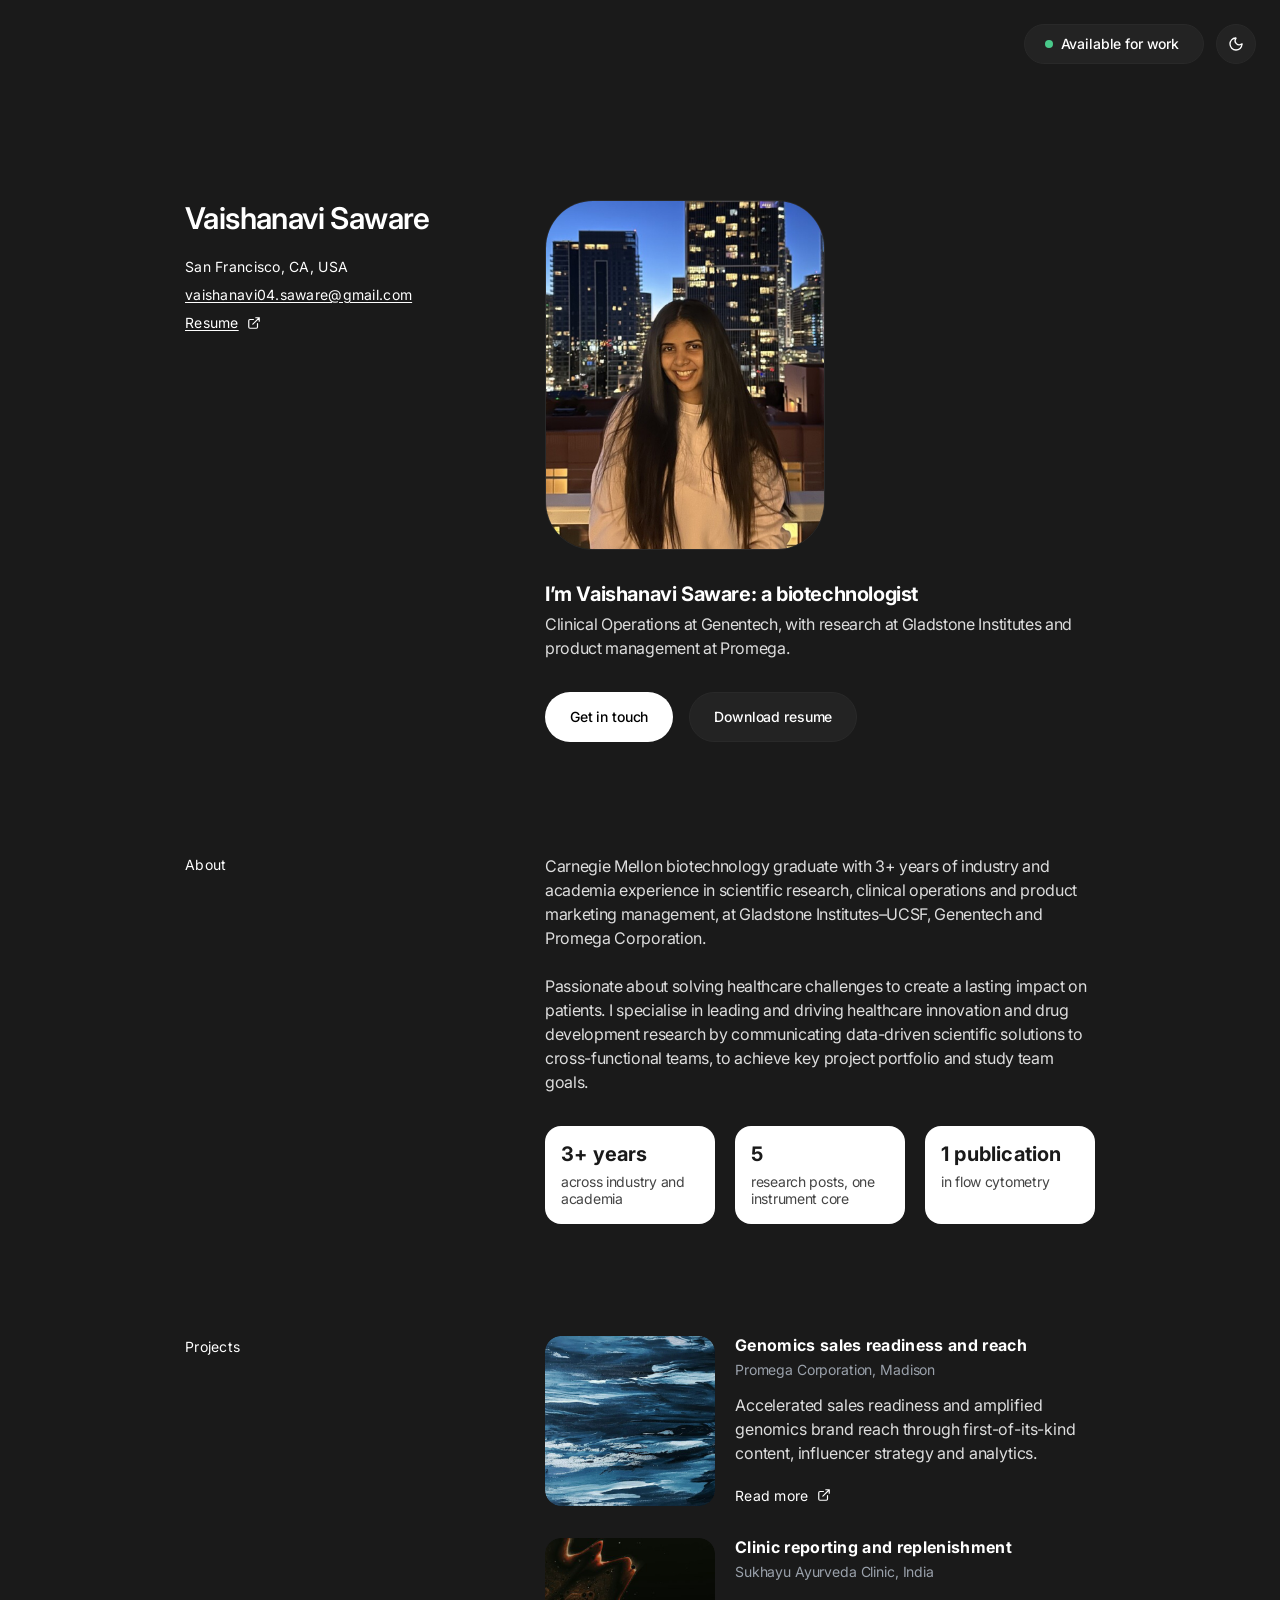
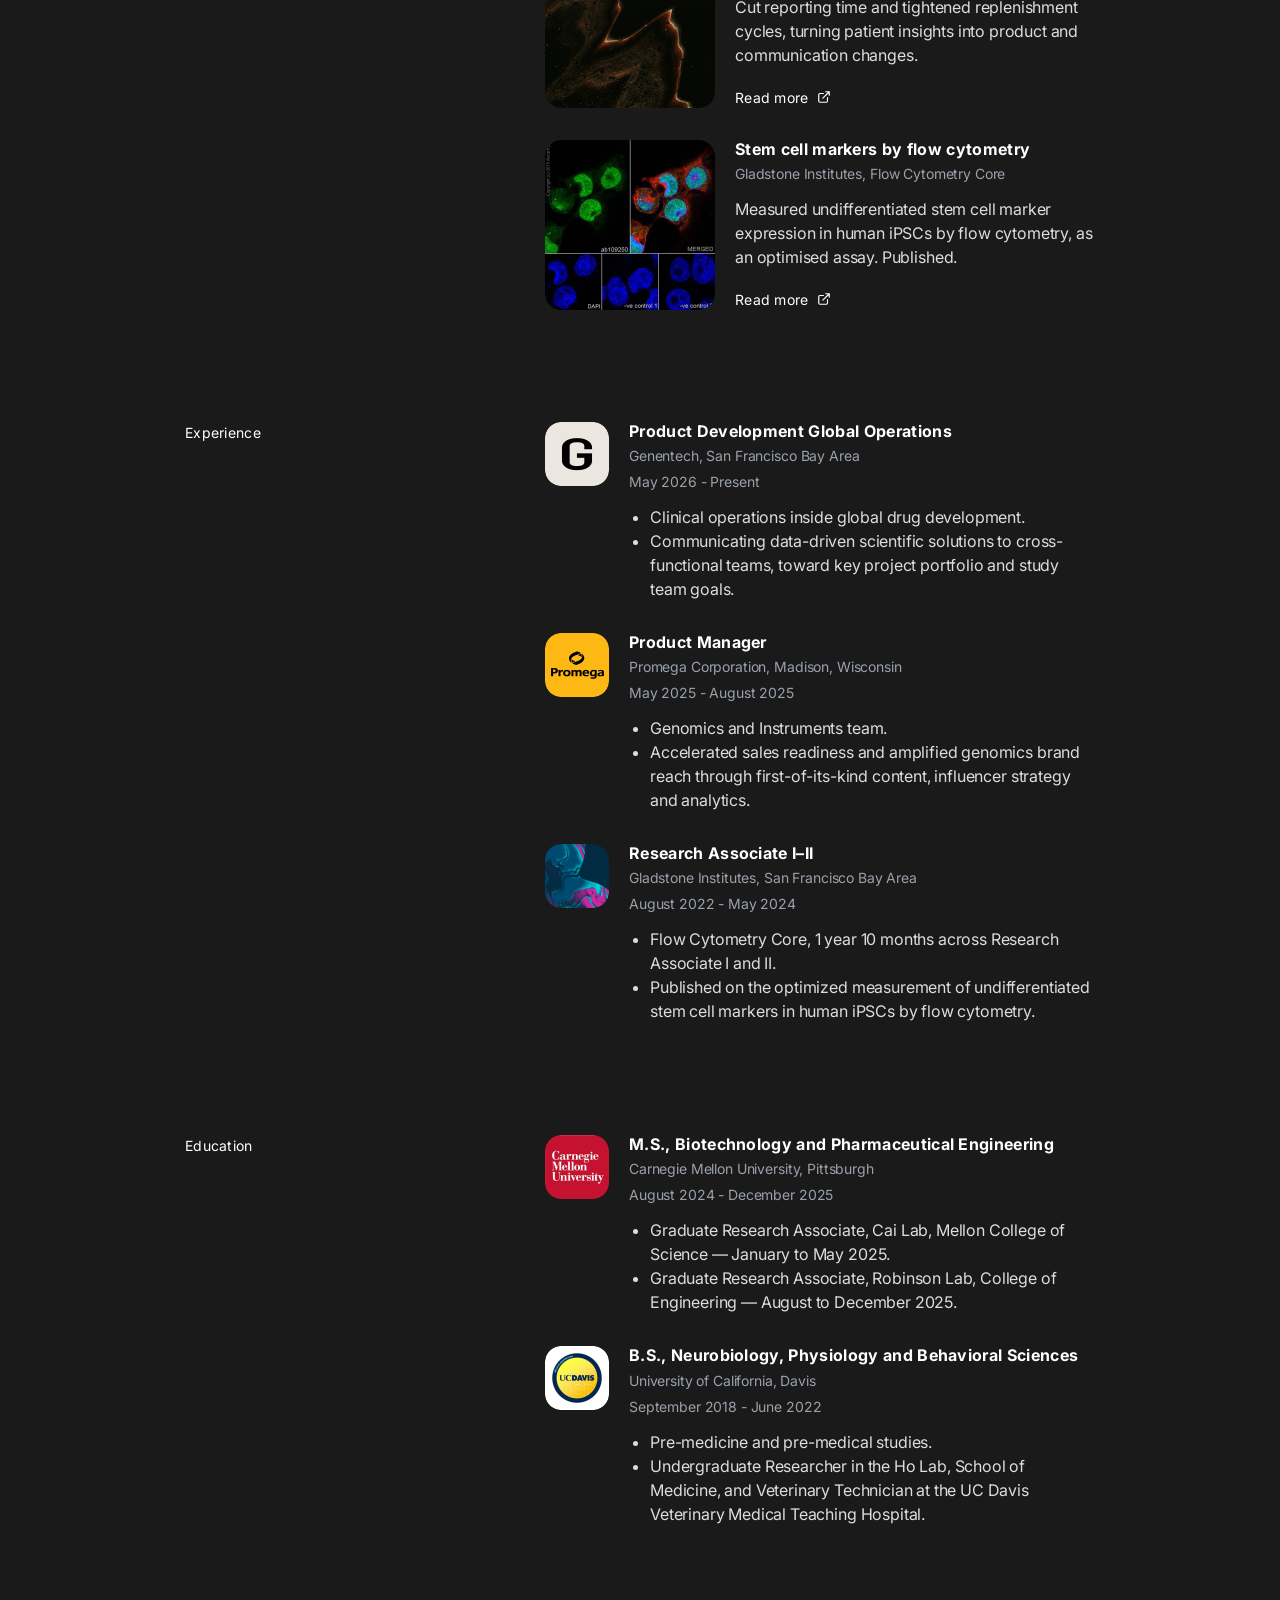
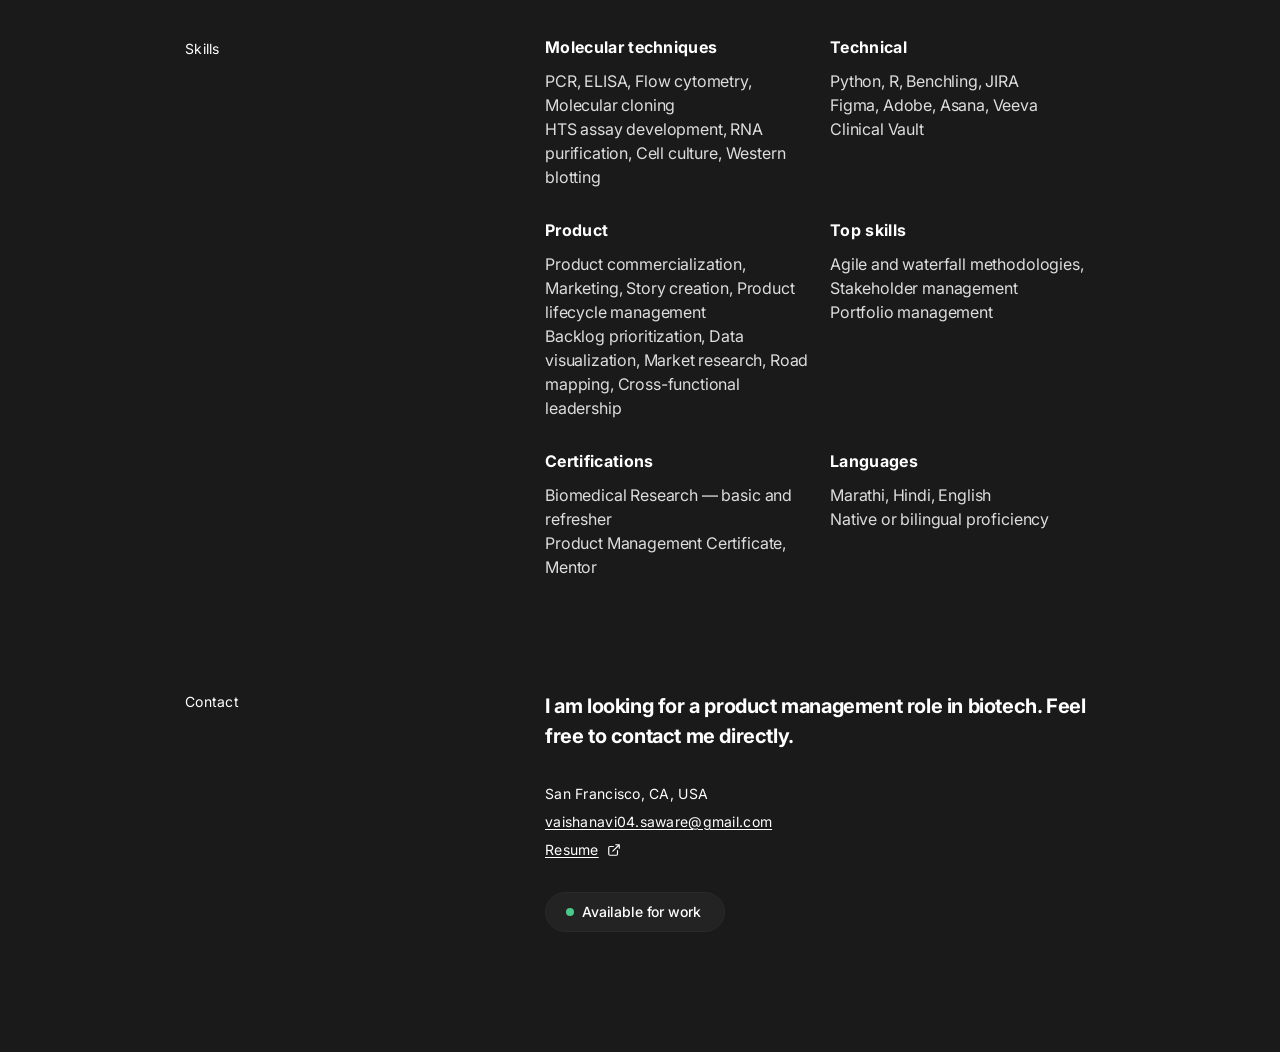
<file: index.html>
<!doctype html>
<html lang="en" data-theme="dark">
<head>
<meta charset="utf-8">
<meta name="viewport" content="width=device-width, initial-scale=1">
<title>Vaishanavi Saware — biotechnologist</title>
<meta name="description" content="Vaishanavi Saware — Clinical Operations at Genentech, with research at Gladstone Institutes and product management at Promega.">
<link rel="preconnect" href="https://fonts.googleapis.com">
<link rel="preconnect" href="https://fonts.gstatic.com" crossorigin>
<link href="https://fonts.googleapis.com/css2?family=Inter:wght@400;500;600;700&display=swap" rel="stylesheet">
<link rel="stylesheet" href="assets/site.css">
<script>document.documentElement.classList.add('js');</script>
</head>
<body>

<div class="badges">
  <span class="pill"><span class="dot" aria-hidden="true"></span>Available for work</span>
  <button class="toggle" type="button" id="theme-toggle" aria-label="Switch colour theme">
    <svg class="icon-moon" width="16" height="16" viewBox="0 0 16 16" fill="none" aria-hidden="true">
      <path d="M13.99 8.324a6 6 0 1 1-6.315-6.315c.27-.15.411.171.268.4a4 4 0 0 0 5.647 5.547c.229-.143.55-.002.535.268Z" stroke="currentColor" stroke-width="1.333" stroke-linecap="round" stroke-linejoin="round"/>
    </svg>
    <svg class="icon-sun" width="16" height="16" viewBox="0 0 16 16" fill="none" aria-hidden="true">
      <circle cx="8" cy="8" r="3.2" stroke="currentColor" stroke-width="1.333"/>
      <path d="M8 1.2v1.6M8 13.2v1.6M1.2 8h1.6M13.2 8h1.6M3.2 3.2l1.13 1.13M11.67 11.67l1.13 1.13M12.8 3.2l-1.13 1.13M4.33 11.67 3.2 12.8" stroke="currentColor" stroke-width="1.333" stroke-linecap="round"/>
    </svg>
  </button>
</div>

<main>

  <!-- ── Hero ───────────────────────────────────────────────── -->
  <section class="row hero">
    <div class="rail">
      <h1 class="name">Vaishanavi Saware</h1>
      <ul class="details">
        <li>San Francisco, CA, USA</li>
        <li><a href="mailto:vaishanavi04.saware@gmail.com">vaishanavi04.saware@gmail.com</a></li>
        <li><a class="ext" href="assets/resume.pdf" target="_blank" rel="noopener">Resume<svg width="14" height="14" viewBox="0 0 14 14" fill="none" aria-hidden="true"><path d="M12.25 5.25V1.75H8.75M12.25 1.75L5.833 8.167M10.5 7.583v3.5a1.167 1.167 0 0 1-1.167 1.167H2.917A1.167 1.167 0 0 1 1.75 11.083V4.667A1.167 1.167 0 0 1 2.917 3.5h3.5" stroke="currentColor" stroke-width="1.167" stroke-linecap="round" stroke-linejoin="round"/></svg></a></li>
      </ul>
    </div>
    <div class="content">
      <img class="portrait" src="assets/portrait.jpg" width="280" height="350" alt="Vaishanavi Saware">
      <div class="intro">
        <p class="lead">I’m Vaishanavi Saware: a biotechnologist</p>
        <p class="sub">Clinical Operations at Genentech, with research at Gladstone Institutes and product management at Promega.</p>
      </div>
      <div class="buttons">
        <a class="btn btn-primary" href="mailto:vaishanavi04.saware@gmail.com">Get in touch</a>
        <a class="btn btn-ghost" href="assets/resume.pdf" target="_blank" rel="noopener">Download resume</a>
      </div>
    </div>
  </section>

  <!-- ── About ──────────────────────────────────────────────── -->
  <section class="row">
    <div class="rail"><h2 class="label">About</h2></div>
    <div class="content">
      <div class="prose">
        <p>Carnegie Mellon biotechnology graduate with 3+ years of industry and academia experience in scientific research, clinical operations and product marketing management, at Gladstone Institutes–UCSF, Genentech and Promega Corporation.</p>
        <p>Passionate about solving healthcare challenges to create a lasting impact on patients. I specialise in leading and driving healthcare innovation and drug development research by communicating data-driven scientific solutions to cross-functional teams, to achieve key project portfolio and study team goals.</p>
      </div>
      <ul class="stats">
        <li><strong>3+ years</strong><span>across industry and academia</span></li>
        <li><strong>5</strong><span>research posts, one instrument core</span></li>
        <li><strong>1 publication</strong><span>in flow cytometry</span></li>
      </ul>
    </div>
  </section>

  <!-- ── Projects ───────────────────────────────────────────── -->
  <section class="row">
    <div class="rail"><h2 class="label">Projects</h2></div>
    <div class="content stack-32">

      <article class="project">
        <img src="assets/project-promega.png" width="170" height="170" alt="" aria-hidden="true">
        <div class="project-body">
          <div class="project-text">
            <div class="heading">
              <h3>Genomics sales readiness and reach</h3>
              <p class="org">Promega Corporation, Madison</p>
            </div>
            <p>Accelerated sales readiness and amplified genomics brand reach through first-of-its-kind content, influencer strategy and analytics.</p>
          </div>
          <button class="ext read-more" type="button" data-dialog="dlg-promega">Read more<svg width="14" height="14" viewBox="0 0 14 14" fill="none" aria-hidden="true"><path d="M12.25 5.25V1.75H8.75M12.25 1.75L5.833 8.167M10.5 7.583v3.5a1.167 1.167 0 0 1-1.167 1.167H2.917A1.167 1.167 0 0 1 1.75 11.083V4.667A1.167 1.167 0 0 1 2.917 3.5h3.5" stroke="currentColor" stroke-width="1.167" stroke-linecap="round" stroke-linejoin="round"/></svg></button>
        </div>
      </article>

      <article class="project">
        <img src="assets/project-clinic.png" width="170" height="170" alt="" aria-hidden="true">
        <div class="project-body">
          <div class="project-text">
            <div class="heading">
              <h3>Clinic reporting and replenishment</h3>
              <p class="org">Sukhayu Ayurveda Clinic, India</p>
            </div>
            <p>Cut reporting time and tightened replenishment cycles, turning patient insights into product and communication changes.</p>
          </div>
          <button class="ext read-more" type="button" data-dialog="dlg-clinic">Read more<svg width="14" height="14" viewBox="0 0 14 14" fill="none" aria-hidden="true"><path d="M12.25 5.25V1.75H8.75M12.25 1.75L5.833 8.167M10.5 7.583v3.5a1.167 1.167 0 0 1-1.167 1.167H2.917A1.167 1.167 0 0 1 1.75 11.083V4.667A1.167 1.167 0 0 1 2.917 3.5h3.5" stroke="currentColor" stroke-width="1.167" stroke-linecap="round" stroke-linejoin="round"/></svg></button>
        </div>
      </article>

      <article class="project">
        <img src="assets/project-gladstone.png" width="170" height="170" alt="" aria-hidden="true">
        <div class="project-body">
          <div class="project-text">
            <div class="heading">
              <h3>Stem cell markers by flow cytometry</h3>
              <p class="org">Gladstone Institutes, Flow Cytometry Core</p>
            </div>
            <p>Measured undifferentiated stem cell marker expression in human iPSCs by flow cytometry, as an optimised assay. Published.</p>
          </div>
          <button class="ext read-more" type="button" data-dialog="dlg-gladstone">Read more<svg width="14" height="14" viewBox="0 0 14 14" fill="none" aria-hidden="true"><path d="M12.25 5.25V1.75H8.75M12.25 1.75L5.833 8.167M10.5 7.583v3.5a1.167 1.167 0 0 1-1.167 1.167H2.917A1.167 1.167 0 0 1 1.75 11.083V4.667A1.167 1.167 0 0 1 2.917 3.5h3.5" stroke="currentColor" stroke-width="1.167" stroke-linecap="round" stroke-linejoin="round"/></svg></button>
        </div>
      </article>

    </div>
  </section>

  <!-- ── Experience ─────────────────────────────────────────── -->
  <section class="row">
    <div class="rail"><h2 class="label">Experience</h2></div>
    <div class="content stack-32">

      <article class="entry">
        <img src="assets/logo-genentech.png" width="64" height="64" alt="Genentech">
        <div class="entry-body">
          <div class="heading">
            <h3>Product Development Global Operations</h3>
            <p class="org">Genentech, San Francisco Bay Area</p>
            <p class="org">May 2026 - Present</p>
          </div>
          <ul class="bullets">
            <li>Clinical operations inside global drug development.</li>
            <li>Communicating data-driven scientific solutions to cross-functional teams, toward key project portfolio and study team goals.</li>
          </ul>
        </div>
      </article>

      <article class="entry">
        <img src="assets/logo-promega.png" width="64" height="64" alt="Promega Corporation">
        <div class="entry-body">
          <div class="heading">
            <h3>Product Manager</h3>
            <p class="org">Promega Corporation, Madison, Wisconsin</p>
            <p class="org">May 2025 - August 2025</p>
          </div>
          <ul class="bullets">
            <li>Genomics and Instruments team.</li>
            <li>Accelerated sales readiness and amplified genomics brand reach through first-of-its-kind content, influencer strategy and analytics.</li>
          </ul>
        </div>
      </article>

      <article class="entry">
        <img src="assets/logo-gladstone.png" width="64" height="64" alt="Gladstone Institutes">
        <div class="entry-body">
          <div class="heading">
            <h3>Research Associate I–II</h3>
            <p class="org">Gladstone Institutes, San Francisco Bay Area</p>
            <p class="org">August 2022 - May 2024</p>
          </div>
          <ul class="bullets">
            <li>Flow Cytometry Core, 1 year 10 months across Research Associate I and II.</li>
            <li>Published on the optimized measurement of undifferentiated stem cell markers in human iPSCs by flow cytometry.</li>
          </ul>
        </div>
      </article>

    </div>
  </section>

  <!-- ── Education ──────────────────────────────────────────── -->
  <section class="row">
    <div class="rail"><h2 class="label">Education</h2></div>
    <div class="content stack-32">

      <article class="entry">
        <img src="assets/logo-cmu.png" width="64" height="64" alt="Carnegie Mellon University">
        <div class="entry-body">
          <div class="heading">
            <h3>M.S., Biotechnology and Pharmaceutical Engineering</h3>
            <p class="org">Carnegie Mellon University, Pittsburgh</p>
            <p class="org">August 2024 - December 2025</p>
          </div>
          <ul class="bullets">
            <li>Graduate Research Associate, Cai Lab, Mellon College of Science — January to May 2025.</li>
            <li>Graduate Research Associate, Robinson Lab, College of Engineering — August to December 2025.</li>
          </ul>
        </div>
      </article>

      <article class="entry">
        <img src="assets/logo-ucdavis.png" width="64" height="64" alt="University of California, Davis">
        <div class="entry-body">
          <div class="heading">
            <h3>B.S., Neurobiology, Physiology and Behavioral Sciences</h3>
            <p class="org">University of California, Davis</p>
            <p class="org">September 2018 - June 2022</p>
          </div>
          <ul class="bullets">
            <li>Pre-medicine and pre-medical studies.</li>
            <li>Undergraduate Researcher in the Ho Lab, School of Medicine, and Veterinary Technician at the UC Davis Veterinary Medical Teaching Hospital.</li>
          </ul>
        </div>
      </article>

    </div>
  </section>

  <!-- ── Skills ─────────────────────────────────────────────── -->
  <section class="row">
    <div class="rail"><h2 class="label">Skills</h2></div>
    <div class="content">
      <div class="skills">
        <div class="skill">
          <h3>Molecular techniques</h3>
          <p>PCR, ELISA, Flow cytometry, Molecular cloning<br>HTS assay development, RNA purification, Cell culture, Western blotting</p>
        </div>
        <div class="skill">
          <h3>Technical</h3>
          <p>Python, R, Benchling, JIRA<br>Figma, Adobe, Asana, Veeva Clinical Vault</p>
        </div>
        <div class="skill">
          <h3>Product</h3>
          <p>Product commercialization, Marketing, Story creation, Product lifecycle management<br>Backlog prioritization, Data visualization, Market research, Road mapping, Cross-functional leadership</p>
        </div>
        <div class="skill">
          <h3>Top skills</h3>
          <p>Agile and waterfall methodologies, Stakeholder management<br>Portfolio management</p>
        </div>
        <div class="skill">
          <h3>Certifications</h3>
          <p>Biomedical Research — basic and refresher<br>Product Management Certificate, Mentor</p>
        </div>
        <div class="skill">
          <h3>Languages</h3>
          <p>Marathi, Hindi, English<br>Native or bilingual proficiency</p>
        </div>
      </div>
    </div>
  </section>

  <!-- ── Contact ────────────────────────────────────────────── -->
  <section class="row">
    <div class="rail"><h2 class="label">Contact</h2></div>
    <div class="content">
      <p class="contact-lead">I am looking for a product management role in biotech. Feel free to contact me directly.</p>
      <ul class="details">
        <li>San Francisco, CA, USA</li>
        <li><a href="mailto:vaishanavi04.saware@gmail.com">vaishanavi04.saware@gmail.com</a></li>
        <li><a class="ext" href="assets/resume.pdf" target="_blank" rel="noopener">Resume<svg width="14" height="14" viewBox="0 0 14 14" fill="none" aria-hidden="true"><path d="M12.25 5.25V1.75H8.75M12.25 1.75L5.833 8.167M10.5 7.583v3.5a1.167 1.167 0 0 1-1.167 1.167H2.917A1.167 1.167 0 0 1 1.75 11.083V4.667A1.167 1.167 0 0 1 2.917 3.5h3.5" stroke="currentColor" stroke-width="1.167" stroke-linecap="round" stroke-linejoin="round"/></svg></a></li>
      </ul>
      <span class="pill"><span class="dot" aria-hidden="true"></span>Available for work</span>
    </div>
  </section>

</main>

<!-- ── Read-more panels ─────────────────────────────────────
     Each opens over the page rather than navigating away. Add more
     content inside .panel-prose; the panel scrolls on its own. -->

<dialog class="panel" id="dlg-promega" aria-labelledby="dlg-promega-title">
  <div class="panel-inner">
    <button class="panel-close" type="button" data-close aria-label="Close">
      <svg width="18" height="18" viewBox="0 0 18 18" fill="none" aria-hidden="true"><path d="M13.5 4.5l-9 9M4.5 4.5l9 9" stroke="currentColor" stroke-width="1.6" stroke-linecap="round"/></svg>
    </button>
    <h2 class="panel-title" id="dlg-promega-title">Genomics sales readiness and reach</h2>
    <div class="panel-prose">
      <p>Promega’s genomics customers are the labs I came from — cores and research groups buying instruments and reagents. Through the summer of 2025 I ran product management for that line, on the Genomics and Instruments team.</p>
      <p>The brief was to accelerate sales readiness, amplify genomics brand reach, and make UX and executive decision making scalable. That came down to first of its kind content, an influencer strategy, and the analytics underneath both.</p>
      <p>Ask me what shipped, who I spoke to first, and what I decided not to build.</p>
    </div>
    <dl class="panel-meta">
      <div><dt>Role</dt><dd>Product Manager</dd></div>
      <div><dt>Organisation</dt><dd>Promega Corporation</dd></div>
      <div><dt>Where</dt><dd>Madison, Wisconsin</dd></div>
      <div><dt>Year</dt><dd>May – August 2025</dd></div>
    </dl>
  </div>
</dialog>

<dialog class="panel" id="dlg-clinic" aria-labelledby="dlg-clinic-title">
  <div class="panel-inner">
    <button class="panel-close" type="button" data-close aria-label="Close">
      <svg width="18" height="18" viewBox="0 0 18 18" fill="none" aria-hidden="true"><path d="M13.5 4.5l-9 9M4.5 4.5l9 9" stroke="currentColor" stroke-width="1.6" stroke-linecap="round"/></svg>
    </button>
    <h2 class="panel-title" id="dlg-clinic-title">Clinic reporting and replenishment</h2>
    <div class="panel-prose">
      <p>Sukhayu Ayurveda Clinic is a specialty clinic in India, treating patients through Panchakarma, posture correction, herbal medication and yogic technique. I spent five months there in 2024 as project manager.</p>
      <p>I reduced reporting time, improved replenishment cycles, and turned patient insights into product and communication changes — through data analysis and cross-functional teams.</p>
      <p><a class="ext" href="https://www.sukhayurveda.in" target="_blank" rel="noopener">sukhayurveda.in<svg width="14" height="14" viewBox="0 0 14 14" fill="none" aria-hidden="true"><path d="M12.25 5.25V1.75H8.75M12.25 1.75L5.833 8.167M10.5 7.583v3.5a1.167 1.167 0 0 1-1.167 1.167H2.917A1.167 1.167 0 0 1 1.75 11.083V4.667A1.167 1.167 0 0 1 2.917 3.5h3.5" stroke="currentColor" stroke-width="1.167" stroke-linecap="round" stroke-linejoin="round"/></svg></a></p>
    </div>
    <dl class="panel-meta">
      <div><dt>Role</dt><dd>Project Manager</dd></div>
      <div><dt>Organisation</dt><dd>Sukhayu Ayurveda Clinic</dd></div>
      <div><dt>Where</dt><dd>India</dd></div>
      <div><dt>Year</dt><dd>May – September 2024</dd></div>
    </dl>
  </div>
</dialog>

<dialog class="panel" id="dlg-gladstone" aria-labelledby="dlg-gladstone-title">
  <div class="panel-inner">
    <button class="panel-close" type="button" data-close aria-label="Close">
      <svg width="18" height="18" viewBox="0 0 18 18" fill="none" aria-hidden="true"><path d="M13.5 4.5l-9 9M4.5 4.5l9 9" stroke="currentColor" stroke-width="1.6" stroke-linecap="round"/></svg>
    </button>
    <h2 class="panel-title" id="dlg-gladstone-title">Stem cell markers by flow cytometry</h2>
    <div class="panel-prose">
      <p>One year and ten months in the Flow Cytometry Core at Gladstone Institutes, across Research Associate I and II. A shared instrument core means other labs’ panels: you are the person who makes someone else’s experiment measurable.</p>
      <p>The published work came out of that — <em>Optimized, Efficient Measurement of the Expression of Undifferentiated Stem Cell Markers in Human Induced Pluripotent Stem Cells (iPSCs) by Flow Cytometry</em>.</p>
    </div>
    <dl class="panel-meta">
      <div><dt>Role</dt><dd>Research Associate I–II</dd></div>
      <div><dt>Organisation</dt><dd>Gladstone Institutes</dd></div>
      <div><dt>Where</dt><dd>San Francisco Bay Area</dd></div>
      <div><dt>Year</dt><dd>August 2022 – May 2024</dd></div>
    </dl>
  </div>
</dialog>

<script src="assets/site.js"></script>
</body>
</html>
</file>
<file: assets/site.css>
/* Vaishanavi Saware — portfolio
   Built from the Figma design: 910px block (320 rail + 40 gap + 550 content),
   centred; 200px of air above, 80px between sections. */

:root {
  --bg:            #1a1a1a;
  --text:          #ffffff;
  --body:          #dddddd;
  --muted:         #9aa1ab;
  --border:        #292929;
  --surface:       #232323;
  --card:          #ffffff;
  --card-text:     #1a1a1a;
  --card-muted:    #454545;
  --btn-bg:        #ffffff;
  --btn-text:      #000000;
  --green:         #49c98a;

  --rail:          320px;
  --col:           550px;
  --gutter:        40px;
}

/* Light theme, built from the palette already inside the design:
   the stat cards are #ffffff with #1a1a1a headings and #454545 labels. */
:root[data-theme="light"] {
  --bg:            #ffffff;
  --text:          #1a1a1a;
  --body:          #454545;
  --muted:         #6f757e;
  --border:        #e6e6e6;
  --surface:       #f4f4f4;
  --card:          #1a1a1a;
  --card-text:     #ffffff;
  --card-muted:    #bdbdbd;
  --btn-bg:        #1a1a1a;
  --btn-text:      #ffffff;
}

*, *::before, *::after { box-sizing: border-box; }

html { -webkit-text-size-adjust: 100%; }

body {
  margin: 0;
  background: var(--bg);
  color: var(--text);
  font-family: Inter, -apple-system, BlinkMacSystemFont, "Segoe UI", Helvetica, Arial, sans-serif;
  font-size: 16px;
  line-height: 1.5;
  -webkit-font-smoothing: antialiased;
}

img { display: block; max-width: 100%; }

a { color: inherit; }

h1, h2, h3, p, ul { margin: 0; }
ul { padding: 0; list-style: none; }

:focus-visible { outline: 2px solid var(--green); outline-offset: 3px; border-radius: 4px; }

/* ── Layout ─────────────────────────────────────────────── */

main {
  display: flex;
  flex-direction: column;
  gap: 112px;            /* the design says 80; opened up a little */
  padding: 200px 24px 120px;
}

.row {
  display: grid;
  grid-template-columns: var(--rail) var(--col);
  gap: var(--gutter);
  justify-content: center;
  align-items: start;
}

.rail   { display: flex; flex-direction: column; gap: 20px; }
.content{ display: flex; flex-direction: column; gap: 32px; }
.stack-32 { gap: 32px; }

/* Each section label holds at the top of the screen until its own section
   has scrolled past. The hero rail carries her name, not a label, so it stays put. */
.row:not(.hero) .rail {
  position: sticky;
  top: 40px;
}

/* ── Shared type ────────────────────────────────────────── */

.label,
.details li,
.read-more {
  font-size: 14px;
  line-height: 1.5;
  letter-spacing: 0.02em;
  font-weight: 400;
}

.org {
  font-size: 14px;
  line-height: 22px;
  letter-spacing: -0.01em;
  color: var(--muted);
}

.heading { display: flex; flex-direction: column; gap: 4px; }
.heading h3 {
  font-size: 16px;
  font-weight: 700;
  line-height: 1.2;
  letter-spacing: 0.02em;
  color: var(--text);
}

/* ── Hero ───────────────────────────────────────────────── */

.name {
  font-size: 30px;
  font-weight: 600;
  line-height: 1.2;
  letter-spacing: -0.02em;
}

.details { display: flex; flex-direction: column; gap: 7px; }
.details a { text-decoration: underline; text-underline-offset: 2px; }
.details a:hover { color: var(--muted); }

.ext { display: inline-flex; align-items: center; gap: 8px; }
.ext svg { flex: none; }

/* The photo is exported square-cornered and un-bordered, so the curve below is
   the only one in play. An earlier export had the 48px corners and the hairline
   baked into the pixels, which left a dark wedge wherever the image was scaled to
   a size the baked curve no longer matched. */
.portrait {
  width: 280px;
  height: 350px;
  object-fit: cover;
  border-radius: 48px;
  border: 1px solid var(--border);
}

.intro { display: flex; flex-direction: column; gap: 6px; }

.lead {
  font-size: 20px;
  font-weight: 700;
  line-height: 1.2;
  letter-spacing: -0.02em;
}

.sub {
  font-size: 16px;
  line-height: 1.5;
  letter-spacing: -0.02em;
  color: var(--body);
}

.buttons { display: flex; gap: 16px; flex-wrap: wrap; }

.btn {
  display: inline-flex;
  align-items: center;
  padding: 14px 24px;
  border-radius: 999px;
  border: 1px solid transparent;
  font-size: 14px;
  font-weight: 500;
  line-height: 20px;
  letter-spacing: -0.01em;
  text-decoration: none;
  transition: opacity .15s ease, background-color .15s ease;
}
.btn-primary { background: var(--btn-bg); color: var(--btn-text); }
.btn-primary:hover { opacity: .85; }
.btn-ghost { background: var(--surface); color: var(--text); border-color: var(--border); }
.btn-ghost:hover { border-color: var(--muted); }

/* ── About ──────────────────────────────────────────────── */

.prose { display: flex; flex-direction: column; gap: 24px; }
.prose p {
  font-size: 16px;
  line-height: 1.5;
  letter-spacing: -0.02em;
  color: var(--body);
}

.stats { display: grid; grid-template-columns: repeat(3, 1fr); gap: 20px; }
.stats li {
  display: flex;
  flex-direction: column;
  gap: 8px;
  padding: 16px;
  border-radius: 16px;
  background: var(--card);
}
.stats strong {
  font-size: 20px;
  font-weight: 700;
  line-height: 1.2;
  letter-spacing: 0.01em;
  color: var(--card-text);
}
.stats span {
  font-size: 14px;
  line-height: 1.2;
  letter-spacing: -0.02em;
  color: var(--card-muted);
}

/* ── Projects ───────────────────────────────────────────── */

.project { display: flex; gap: 20px; align-items: stretch; }
/* The image takes its height from the row rather than its own 170px square, so
   a card whose text runs long keeps a flush bottom edge on both columns. */
.project > img {
  width: 170px;
  height: auto;
  align-self: stretch;
  flex: none;
  border-radius: 16px;
  object-fit: cover;
}
.project-body {
  flex: 1;
  min-width: 0;
  min-height: 170px;
  display: flex;
  flex-direction: column;
  justify-content: space-between;
  gap: 12px;
}
.project-text { display: flex; flex-direction: column; gap: 12px; }
.project-text > p {
  font-size: 16px;
  line-height: 1.5;
  letter-spacing: -0.01em;
  color: var(--body);
}
/* It opens a panel, so it has to be a button — but it reads as the plain text
   link the design draws. Without this it falls back to the browser's own button
   chrome: grey fill, outset border, Arial. Size and spacing come from the
   shared label rule above. */
.read-more {
  appearance: none;
  -webkit-appearance: none;
  background: none;
  border: 0;
  border-radius: 0;
  padding: 0;
  margin: 0;
  font-family: inherit;
  color: var(--text);
  text-align: left;
  text-decoration: none;
  cursor: pointer;
}
.read-more:hover { color: var(--muted); }

/* ── Experience and education ───────────────────────────── */

.entry { display: flex; gap: 20px; align-items: flex-start; }
.entry > img {
  width: 64px;
  height: 64px;
  flex: none;
  border-radius: 16px;
  object-fit: cover;
}
.entry-body { flex: 1; min-width: 0; display: flex; flex-direction: column; gap: 12px; }

.bullets { padding-left: 21px; list-style: disc; }
.bullets li {
  font-size: 16px;
  line-height: 1.5;
  letter-spacing: -0.01em;
  color: var(--body);
}
.bullets li::marker { color: var(--body); }

/* ── Skills ─────────────────────────────────────────────── */

.skills {
  display: grid;
  grid-template-columns: repeat(2, 1fr);
  column-gap: 20px;
  row-gap: 32px;
  align-items: start;
}
.skill { display: flex; flex-direction: column; gap: 12px; }
.skill h3 {
  font-size: 16px;
  font-weight: 700;
  line-height: 1.2;
  letter-spacing: 0.02em;
}
.skill p {
  font-size: 16px;
  line-height: 1.5;
  letter-spacing: -0.01em;
  color: var(--body);
}

/* ── Contact ────────────────────────────────────────────── */

.contact-lead {
  font-size: 20px;
  font-weight: 700;
  line-height: 1.5;
  letter-spacing: -0.02em;
}

/* ── Pill, toggle, badges ───────────────────────────────── */

.pill {
  display: inline-flex;
  align-items: center;
  gap: 8px;
  align-self: flex-start;
  height: 40px;
  padding: 0 24px 0 20px;
  border-radius: 999px;
  background: var(--surface);
  border: 1px solid var(--border);
  font-size: 14px;
  font-weight: 500;
  line-height: 20px;
  letter-spacing: -0.01em;
  color: var(--text);
  white-space: nowrap;
}
.dot { width: 8px; height: 8px; border-radius: 50%; background: var(--green); flex: none; }

.badges {
  position: fixed;
  top: 24px;
  right: 24px;
  z-index: 20;
  display: flex;
  align-items: center;
  gap: 12px;
}

.toggle {
  display: inline-flex;
  align-items: center;
  justify-content: center;
  width: 40px;
  height: 40px;
  padding: 0;
  border: 1px solid var(--border);
  border-radius: 999px;
  /* The design leaves this transparent. It is pinned over scrolling content now,
     so it carries the pill's own background to stay legible. */
  background: var(--surface);
  color: var(--text);
  font-family: inherit;
  cursor: pointer;
}
.toggle:hover { border-color: var(--muted); }
:root[data-theme="dark"]  .icon-sun  { display: none; }
:root[data-theme="light"] .icon-moon { display: none; }

/* ── Narrow screens ─────────────────────────────────────── */

@media (max-width: 1000px) {
  main { padding: 104px 24px 96px; gap: 88px; }
  .row { grid-template-columns: minmax(0, var(--col)); gap: 20px; }
  .badges { top: 20px; right: 20px; }
  /* Stacked, the label sits directly above its section — nothing to stick to. */
  .row:not(.hero) .rail { position: static; }
}

@media (max-width: 620px) {
  main { padding: 96px 20px 80px; gap: 72px; }
  .name { font-size: 26px; }
  .portrait { width: 100%; height: auto; aspect-ratio: 4 / 5; border-radius: 32px; }
  .stats { grid-template-columns: 1fr; gap: 12px; }
  .skills { grid-template-columns: 1fr; row-gap: 28px; }
  .project { flex-direction: column; }
  .project > img { width: 100%; height: 200px; align-self: auto; }
  .project-body { min-height: 0; }
  .buttons .btn { flex: 1 1 auto; justify-content: center; }
  .badges .pill { display: none; }
}

/* ── Read-more panel ────────────────────────────────────── */

.panel {
  width: min(860px, calc(100vw - 48px));
  max-height: min(86vh, 920px);
  margin: auto;
  padding: 0;
  border: 1px solid var(--border);
  border-radius: 28px;
  background: var(--surface);
  color: var(--text);
  overflow-y: auto;
  overscroll-behavior: contain;
}
.panel::backdrop {
  background: rgba(8, 8, 9, 0.72);
  backdrop-filter: blur(6px);
}
:root[data-theme="light"] .panel::backdrop { background: rgba(26, 26, 26, 0.42); }

.panel-inner {
  position: relative;
  display: flex;
  flex-direction: column;
  gap: 32px;
  padding: 64px;
}

.panel-close {
  position: absolute;
  top: 24px;
  right: 24px;
  display: inline-flex;
  align-items: center;
  justify-content: center;
  width: 44px;
  height: 44px;
  padding: 0;
  border: 1px solid var(--border);
  border-radius: 999px;
  background: var(--bg);
  color: var(--text);
  font-family: inherit;
  cursor: pointer;
  transition: border-color .18s ease, transform .18s ease;
}
.panel-close:hover { border-color: var(--muted); transform: rotate(90deg); }

.panel-title {
  font-size: 24px;
  font-weight: 700;
  line-height: 1.2;
  letter-spacing: -0.02em;
  padding-right: 64px;
}

.panel-prose { display: flex; flex-direction: column; gap: 20px; }
.panel-prose p {
  font-size: 16px;
  line-height: 1.6;
  letter-spacing: -0.01em;
  color: var(--body);
}
.panel-prose em { font-style: italic; color: var(--text); }
.panel-prose a { color: var(--text); text-decoration: underline; text-underline-offset: 2px; }

.panel-meta {
  display: grid;
  grid-template-columns: repeat(4, 1fr);
  gap: 24px;
  margin: 0;
  padding-top: 8px;
}
.panel-meta div { display: flex; flex-direction: column; gap: 4px; }
.panel-meta dt { font-size: 14px; letter-spacing: -0.01em; color: var(--text); }
.panel-meta dd { margin: 0; font-size: 14px; letter-spacing: -0.01em; color: var(--muted); }

body.panel-open { overflow: hidden; }

/* ── Motion ─────────────────────────────────────────────── */

@keyframes panel-in {
  from { opacity: 0; transform: translateY(20px) scale(.985); }
  to   { opacity: 1; transform: none; }
}
@keyframes panel-out {
  to { opacity: 0; transform: translateY(8px) scale(.992); }
}
@keyframes veil-in  { from { opacity: 0; } to { opacity: 1; } }

.panel[open]            { animation: panel-in 480ms cubic-bezier(.16, 1, .3, 1) both; }
.panel[open]::backdrop  { animation: veil-in 380ms ease both; }
.panel.closing          { animation: panel-out 200ms ease-in both; }
.panel.closing::backdrop{ animation: veil-in 200ms ease reverse both; }

/* Sections ease in as they arrive. The rail fades only — a transform on a
   sticky element's box is best left alone. */
.js .content { opacity: 0; transform: translateY(16px); }
.js .rail    { opacity: 0; }
.js .content.in,
.js .rail.in {
  opacity: 1;
  transform: none;
  transition: opacity 820ms cubic-bezier(.16, 1, .3, 1),
              transform 820ms cubic-bezier(.16, 1, .3, 1);
}
.js .content.in { transition-delay: 70ms; }

@media (max-width: 620px) {
  .panel { width: calc(100vw - 32px); max-height: 88vh; border-radius: 22px; }
  .panel-inner { padding: 56px 24px 32px; gap: 28px; }
  .panel-close { top: 16px; right: 16px; width: 40px; height: 40px; }
  .panel-title { font-size: 21px; padding-right: 48px; }
  .panel-meta { grid-template-columns: repeat(2, 1fr); gap: 20px; }
}

@media (prefers-reduced-motion: reduce) {
  *, *::before, *::after { transition: none !important; animation: none !important; }
  .js .content, .js .rail { opacity: 1; transform: none; }
}
</file>
